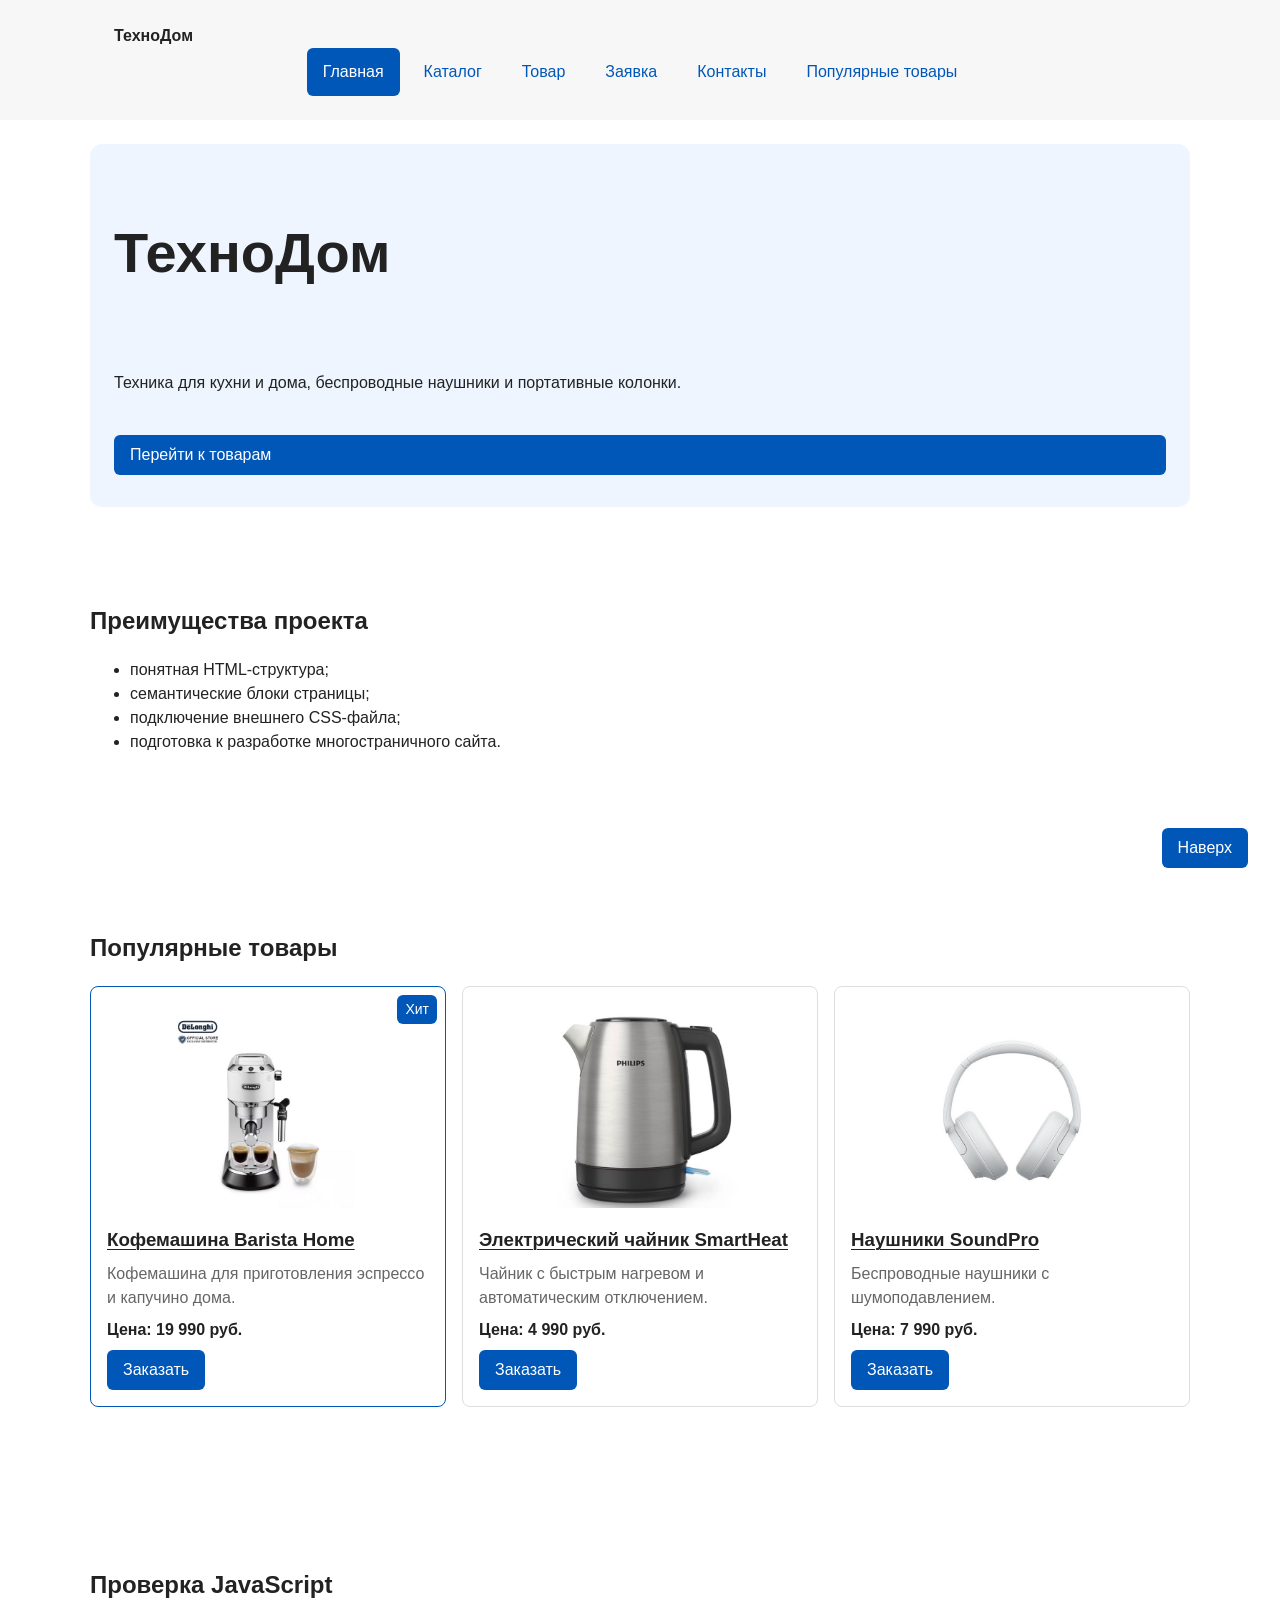
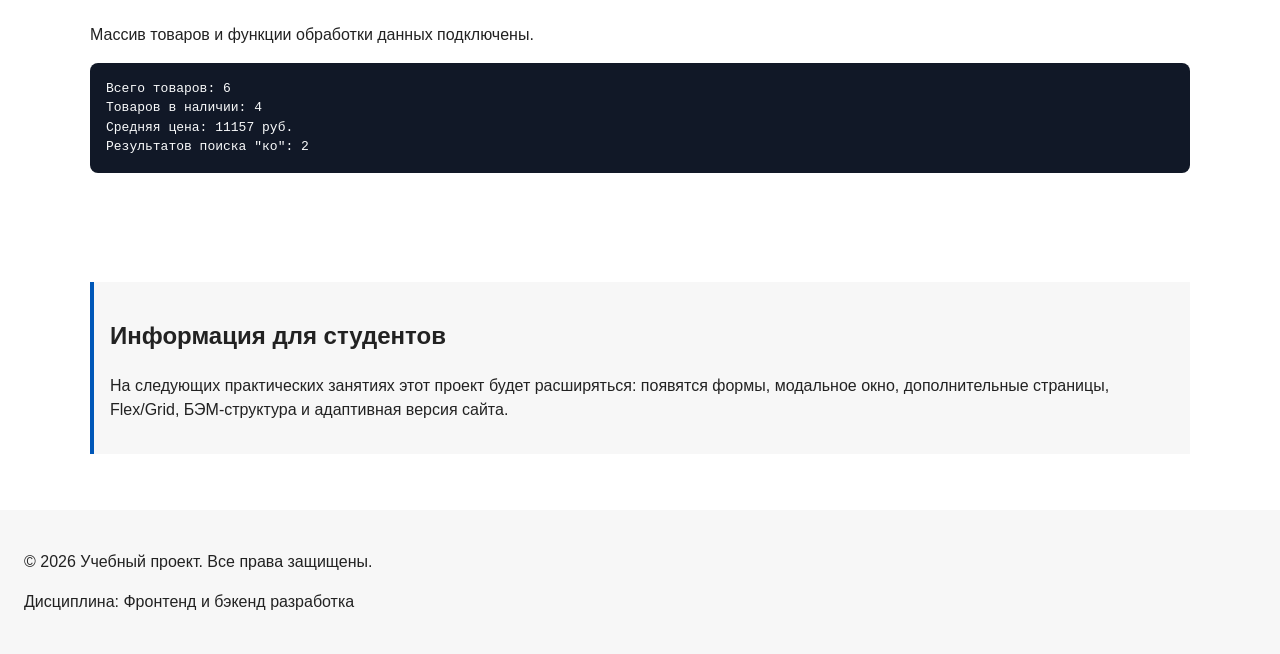
<file: index.html>
<!DOCTYPE html>
<html lang="ru">
<head>
  <meta charset="UTF-8">
  <meta name="viewport" content="width=device-width, initial-scale=1.0">
  <meta name="description" content="Главная страница магазина «ТехноДом».">
  <title>ТехноДом — техника для дома и электроника</title>
  <link rel="stylesheet" href="css/style.css">
  <link rel="stylesheet" href="css/responsive.css">
  <script src="js/data.js" defer></script>
  <script src="js/main.js" defer></script>
  <script src="js/modal.js" defer></script>
</head>
<body>
  <a class="skip-link" href="#main">Перейти к основному содержимому</a>

  <header class="site-header">
    <div class="site-header__inner">
      <a class="site-header__logo" href="index.html">ТехноДом</a>
      <nav class="site-nav" aria-label="Основная навигация">
        <ul class="site-nav__list">
          <li class="site-nav__item">
            <a class="site-nav__link site-nav__link--active" href="index.html" aria-current="page">
              Главная
            </a>
          </li>
          <li class="site-nav__item">
            <a class="site-nav__link" href="catalog.html">Каталог</a>
          </li>
          <li class="site-nav__item">
            <a class="site-nav__link" href="product.html">Товар</a>
          </li>
          <li class="site-nav__item">
            <a class="site-nav__link" href="order.html">Заявка</a>
          </li>
          <li class="site-nav__item">
            <a class="site-nav__link" href="contacts.html">Контакты</a>
          </li>
          <li class="site-nav__item">
            <a class="site-nav__link" href="index.html#popular">
              Популярные товары
            </a>
          </li>
        </ul>
      </nav>
    </div>
  </header>

  <main id="main">
    <section class="hero">
      <h1>ТехноДом</h1>
      <p>
        Техника для кухни и дома, беспроводные наушники и портативные колонки.
      </p>
      <a class="button button--primary" href="#popular">Перейти к товарам</a>
    </section>

    <section class="section" id="advantages">
      <h2>Преимущества проекта</h2>
      <ul class="advantages-list">
        <li>понятная HTML-структура;</li>
        <li>семантические блоки страницы;</li>
        <li>подключение внешнего CSS-файла;</li>
        <li>подготовка к разработке многостраничного сайта.</li>
      </ul>
    </section>

    <section class="section" id="popular">
      <h2>Популярные товары</h2>
      <div class="products-grid">
        <article class="product-card product-card--featured">
          <span class="product-card__badge">Хит</span>
          <img class="product-card__image" src="images/product-1-photo.jpg" alt="">
          <h3 class="product-card__title"><a href="product.html?id=1">Кофемашина Barista Home</a></h3>
          <p class="product-card__description">Кофемашина для приготовления эспрессо и капучино дома.</p>
          <p class="product-card__price">Цена: 19 990 руб.</p>
          <button
            class="button button--primary product-card__button"
            type="button"
            data-product="Кофемашина Barista Home"
          >
            Заказать
          </button>
        </article>
        <article class="product-card">
          <img class="product-card__image" src="images/product-2-photo.jpg" alt="">
          <h3 class="product-card__title"><a href="product.html?id=2">Электрический чайник SmartHeat</a></h3>
          <p class="product-card__description">Чайник с быстрым нагревом и автоматическим отключением.</p>
          <p class="product-card__price">Цена: 4 990 руб.</p>
          <button
            class="button button--primary product-card__button"
            type="button"
            data-product="Электрический чайник SmartHeat"
          >
            Заказать
          </button>
        </article>
        <article class="product-card">
          <img class="product-card__image" src="images/product-5-photo.jpg" alt="">
          <h3 class="product-card__title"><a href="product.html?id=5">Наушники SoundPro</a></h3>
          <p class="product-card__description">Беспроводные наушники с шумоподавлением.</p>
          <p class="product-card__price">Цена: 7 990 руб.</p>
          <button
            class="button button--primary product-card__button"
            type="button"
            data-product="Наушники SoundPro"
          >
            Заказать
          </button>
        </article>
      </div>
    </section>

    <section class="section js-check" aria-labelledby="js-check-title">
      <h2 id="js-check-title">Проверка JavaScript</h2>
      <p class="js-message">JavaScript пока не выполнился.</p>
      <pre class="product-output"></pre>
    </section>

    <aside class="aside-info">
      <h2>Информация для студентов</h2>
      <p>
        На следующих практических занятиях этот проект будет расширяться:
        появятся формы, модальное окно, дополнительные страницы, Flex/Grid,
        БЭМ-структура и адаптивная версия сайта.
      </p>
    </aside>
  </main>

  <footer class="site-footer" id="contacts">
    <p>&copy; 2026 Учебный проект. Все права защищены.</p>
    <p>Дисциплина: Фронтенд и бэкенд разработка</p>
  </footer>

  <dialog class="order-dialog" id="order-dialog" aria-labelledby="order-dialog-title">
    <h2 class="order-dialog__title" id="order-dialog-title">Оформление заявки</h2>
    <form class="order-form" id="order-form" action="#" method="post" novalidate>
      <input id="selected-product" name="selected-product" type="hidden">

      <div class="order-form__field">
        <label class="order-form__label" for="order-name">Имя</label>
        <input
          class="order-form__input"
          id="order-name"
          name="name"
          type="text"
          placeholder="Введите ваше имя"
          minlength="2"
          autocomplete="given-name"
          required
        >
      </div>

      <div class="order-form__field">
        <label class="order-form__label" for="order-email">E-mail</label>
        <input
          class="order-form__input"
          id="order-email"
          name="email"
          type="email"
          placeholder="example@mail.ru"
          autocomplete="email"
          required
        >
      </div>

      <div class="order-form__field">
        <label class="order-form__label" for="order-phone">Телефон</label>
        <input
          class="order-form__input"
          id="order-phone"
          name="phone"
          type="tel"
          inputmode="tel"
          placeholder="+7 (900) 000-00-00"
          pattern="^\+7 \(\d{3}\) \d{3}-\d{2}-\d{2}$"
          required
        >
        <small>Формат: +7 (900) 000-00-00</small>
      </div>

      <div class="order-form__field">
        <label class="order-form__label" for="order-date">Дата связи</label>
        <input
          class="order-form__input"
          id="order-date"
          name="date"
          type="date"
        >
      </div>

      <div class="order-form__field">
        <label class="order-form__label" for="order-topic">Тема заявки</label>
        <select class="order-form__select" id="order-topic" name="topic" required>
          <option value="">Выберите тему</option>
          <option value="product">Заказ товара</option>
          <option value="consultation">Консультация</option>
          <option value="delivery">Доставка</option>
        </select>
      </div>

      <div class="order-form__field order-form__field--wide">
        <label class="order-form__label" for="order-comment">Комментарий</label>
        <textarea
          class="order-form__textarea"
          id="order-comment"
          name="comment"
          rows="4"
          placeholder="Укажите дополнительную информацию"
        ></textarea>
      </div>

      <div class="order-form__field order-form__field--wide">
        <label>
          <input
            class="order-form__input"
            id="order-agreement"
            name="agreement"
            type="checkbox"
            required
          >
          Я согласен на обработку данных
        </label>
      </div>

      <div class="order-form__actions">
        <button class="button button--secondary" type="button" id="close-order-dialog">
          Закрыть
        </button>
        <button class="button button--primary" type="submit">
          Отправить заявку
        </button>
      </div>
    </form>
  </dialog>

  <p class="success-message" id="success-message" hidden>
    Форма успешно отправлена!
  </p>

  <a class="scroll-top" href="#">Наверх</a>
</body>
</html>
</file>
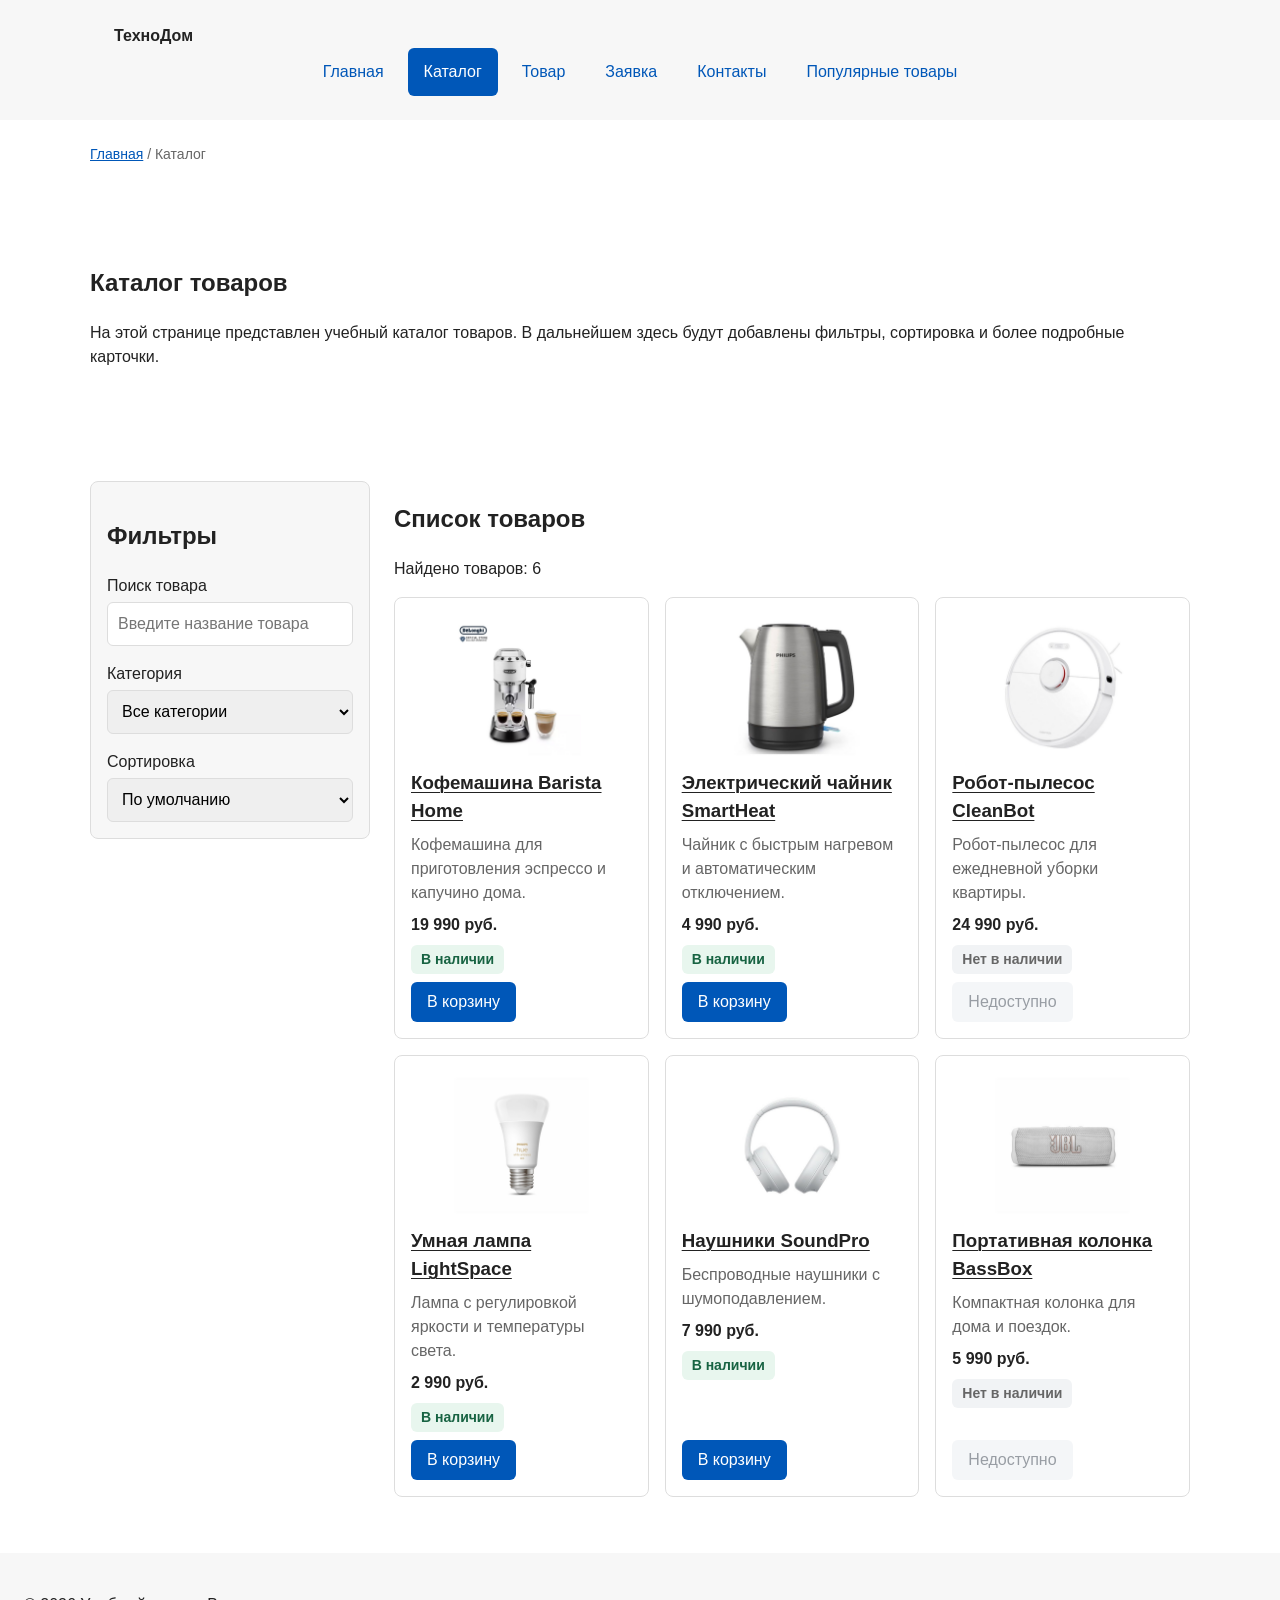
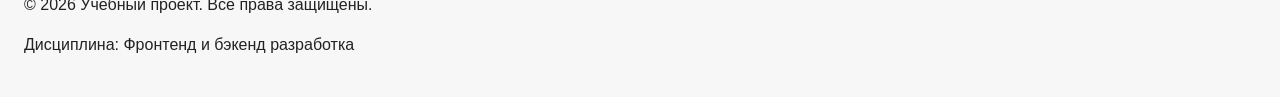
<file: catalog.html>
<!DOCTYPE html>
<html lang="ru">
<head>
  <meta charset="UTF-8">
  <meta name="viewport" content="width=device-width, initial-scale=1.0">
  <meta name="description" content="Каталог товаров магазина «ТехноДом».">
  <title>Каталог товаров — ТехноДом</title>
  <link rel="stylesheet" href="css/style.css">
  <link rel="stylesheet" href="css/responsive.css">
  <script src="js/data.js" defer></script>
  <script src="js/main.js" defer></script>
  <script src="js/catalog.js" defer></script>
</head>
<body>
  <a class="skip-link" href="#main">Перейти к основному содержимому</a>

  <header class="site-header">
    <div class="site-header__inner">
      <a class="site-header__logo" href="index.html">ТехноДом</a>
      <nav class="site-nav" aria-label="Основная навигация">
        <ul class="site-nav__list">
          <li class="site-nav__item">
            <a class="site-nav__link" href="index.html">Главная</a>
          </li>
          <li class="site-nav__item">
            <a class="site-nav__link site-nav__link--active" href="catalog.html" aria-current="page">
              Каталог
            </a>
          </li>
          <li class="site-nav__item">
            <a class="site-nav__link" href="product.html">Товар</a>
          </li>
          <li class="site-nav__item">
            <a class="site-nav__link" href="order.html">Заявка</a>
          </li>
          <li class="site-nav__item">
            <a class="site-nav__link" href="contacts.html">Контакты</a>
          </li>
          <li class="site-nav__item">
            <a class="site-nav__link" href="index.html#popular">
              Популярные товары
            </a>
          </li>
        </ul>
      </nav>
    </div>
  </header>

  <main id="main">
    <nav class="breadcrumbs" aria-label="Хлебные крошки">
      <a class="breadcrumbs__link" href="index.html">Главная</a>
      <span class="breadcrumbs__current">Каталог</span>
    </nav>

    <section class="section">
      <h1>Каталог товаров</h1>
      <p>
        На этой странице представлен учебный каталог товаров.
        В дальнейшем здесь будут добавлены фильтры, сортировка и более
        подробные карточки.
      </p>
    </section>

    <section class="catalog-layout">
      <aside class="catalog-filters">
        <h2>Фильтры</h2>
        <section class="catalog-controls" aria-label="Управление каталогом">
          <div class="catalog-controls__group">
            <label for="catalog-search">Поиск товара</label>
            <input
              id="catalog-search"
              class="catalog-controls__input"
              type="search"
              placeholder="Введите название товара"
              autocomplete="off"
            >
          </div>

          <div class="catalog-controls__group">
            <label for="category-filter">Категория</label>
            <select id="category-filter" class="catalog-controls__select">
              <option value="all">Все категории</option>
              <option value="kitchen">Кухня</option>
              <option value="home">Дом</option>
              <option value="electronics">Электроника</option>
            </select>
          </div>

          <div class="catalog-controls__group">
            <label for="sort-select">Сортировка</label>
            <select id="sort-select" class="catalog-controls__select">
              <option value="default">По умолчанию</option>
              <option value="price-asc">Сначала дешевле</option>
              <option value="price-desc">Сначала дороже</option>
              <option value="title-asc">По названию А-Я</option>
            </select>
          </div>
        </section>
      </aside>

      <section class="catalog-products">
        <h2>Список товаров</h2>
        <p class="catalog-count" aria-live="polite"></p>
        <p class="catalog-empty" hidden>По выбранным условиям товары не найдены.</p>

        <div class="products-grid" data-products-container></div>
      </section>
    </section>
  </main>

  <footer class="site-footer">
    <p>&copy; 2026 Учебный проект. Все права защищены.</p>
    <p>Дисциплина: Фронтенд и бэкенд разработка</p>
  </footer>
</body>
</html>
</file>
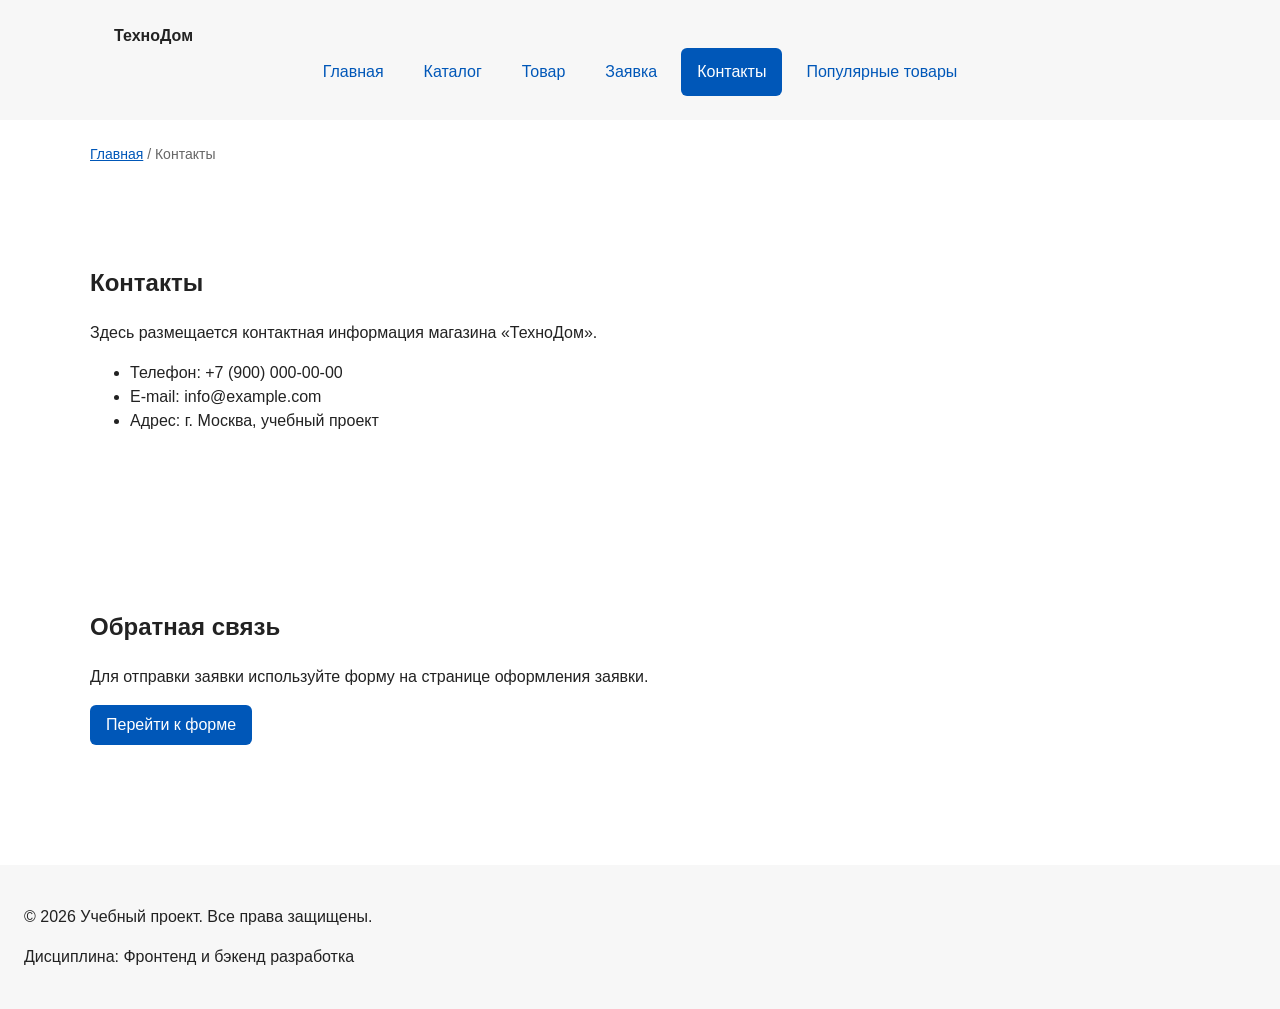
<file: contacts.html>
<!DOCTYPE html>
<html lang="ru">
<head>
  <meta charset="UTF-8">
  <meta name="viewport" content="width=device-width, initial-scale=1.0">
  <meta name="description" content="Контактная информация магазина «ТехноДом».">
  <title>Контакты — ТехноДом</title>
  <link rel="stylesheet" href="css/style.css">
  <link rel="stylesheet" href="css/responsive.css">
</head>
<body>
  <a class="skip-link" href="#main">Перейти к основному содержимому</a>

  <header class="site-header">
    <div class="site-header__inner">
      <a class="site-header__logo" href="index.html">ТехноДом</a>
      <nav class="site-nav" aria-label="Основная навигация">
        <ul class="site-nav__list">
          <li class="site-nav__item">
            <a class="site-nav__link" href="index.html">Главная</a>
          </li>
          <li class="site-nav__item">
            <a class="site-nav__link" href="catalog.html">Каталог</a>
          </li>
          <li class="site-nav__item">
            <a class="site-nav__link" href="product.html">Товар</a>
          </li>
          <li class="site-nav__item">
            <a class="site-nav__link" href="order.html">Заявка</a>
          </li>
          <li class="site-nav__item">
            <a class="site-nav__link site-nav__link--active" href="contacts.html" aria-current="page">
              Контакты
            </a>
          </li>
          <li class="site-nav__item">
            <a class="site-nav__link" href="index.html#popular">
              Популярные товары
            </a>
          </li>
        </ul>
      </nav>
    </div>
  </header>

  <main id="main">
    <nav class="breadcrumbs" aria-label="Хлебные крошки">
      <a class="breadcrumbs__link" href="index.html">Главная</a>
      <span class="breadcrumbs__current">Контакты</span>
    </nav>

    <section class="section">
      <h1>Контакты</h1>
      <p>
        Здесь размещается контактная информация магазина «ТехноДом».
      </p>
      <ul>
        <li>Телефон: +7 (900) 000-00-00</li>
        <li>E-mail: info@example.com</li>
        <li>Адрес: г. Москва, учебный проект</li>
      </ul>
    </section>

    <section class="section" id="feedback">
      <h2>Обратная связь</h2>
      <p>
        Для отправки заявки используйте форму на странице оформления заявки.
      </p>
      <a class="button button--primary" href="order.html">Перейти к форме</a>
    </section>
  </main>

  <footer class="site-footer">
    <p>&copy; 2026 Учебный проект. Все права защищены.</p>
    <p>Дисциплина: Фронтенд и бэкенд разработка</p>
  </footer>
</body>
</html>
</file>
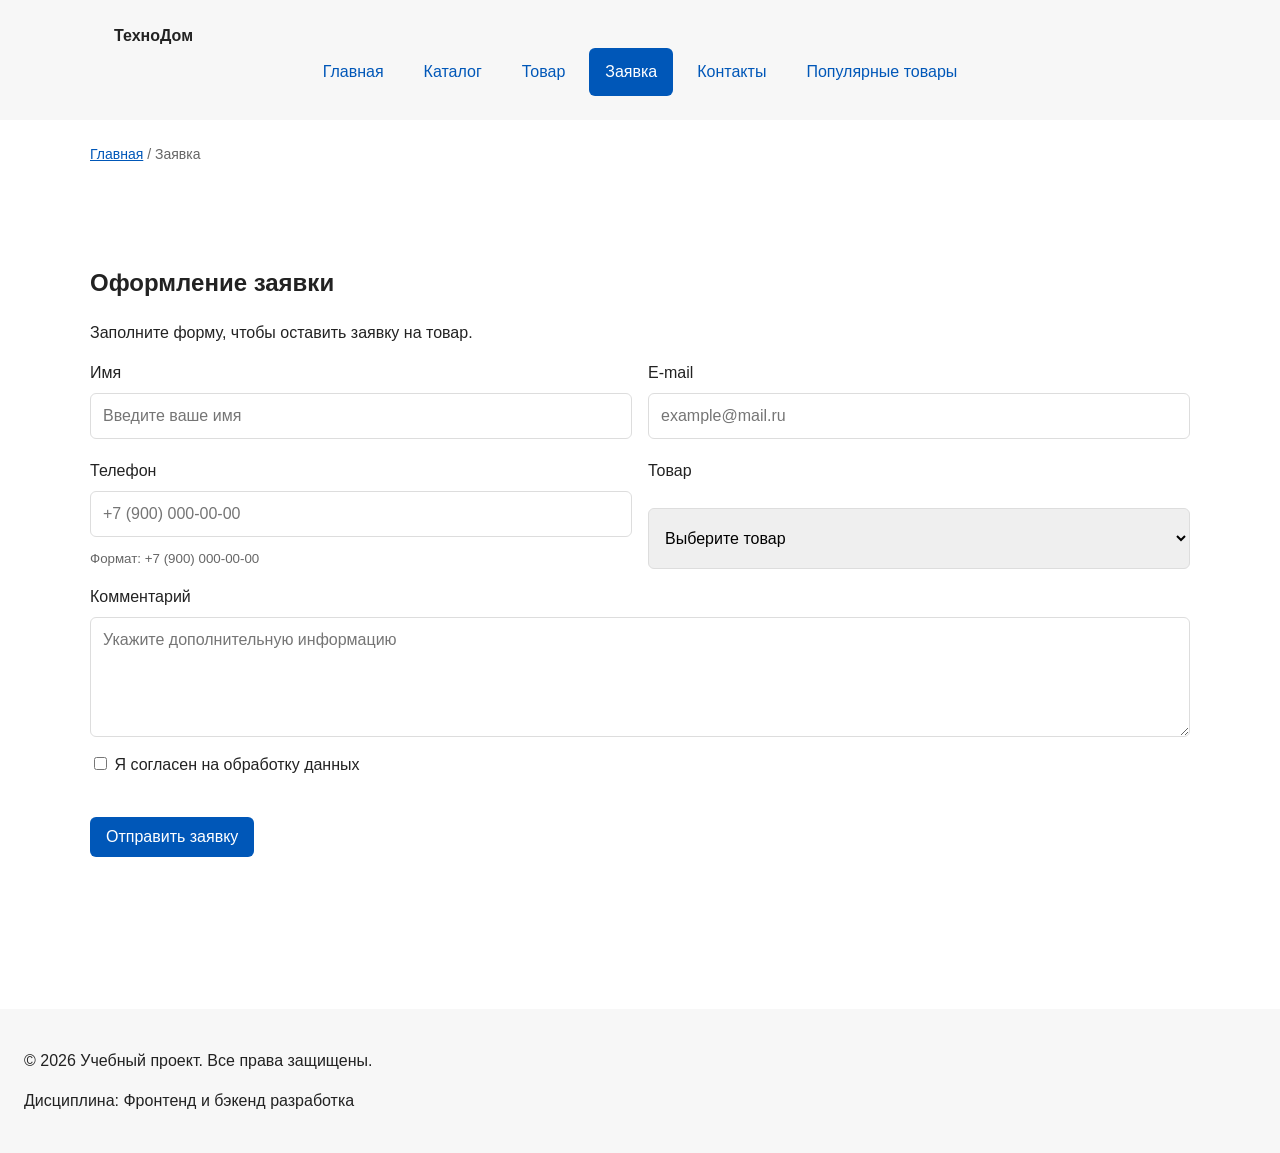
<file: order.html>
<!DOCTYPE html>
<html lang="ru">
<head>
  <meta charset="UTF-8">
  <meta name="viewport" content="width=device-width, initial-scale=1.0">
  <meta name="description" content="Оформление заявки на товар магазина «ТехноДом».">
  <title>Оформление заявки — ТехноДом</title>
  <link rel="stylesheet" href="css/style.css">
  <link rel="stylesheet" href="css/responsive.css">
  <script src="js/validation.js" defer></script>
</head>
<body>
  <a class="skip-link" href="#main">Перейти к основному содержимому</a>

  <header class="site-header">
    <div class="site-header__inner">
      <a class="site-header__logo" href="index.html">ТехноДом</a>
      <nav class="site-nav" aria-label="Основная навигация">
        <ul class="site-nav__list">
          <li class="site-nav__item">
            <a class="site-nav__link" href="index.html">Главная</a>
          </li>
          <li class="site-nav__item">
            <a class="site-nav__link" href="catalog.html">Каталог</a>
          </li>
          <li class="site-nav__item">
            <a class="site-nav__link" href="product.html">Товар</a>
          </li>
          <li class="site-nav__item">
            <a class="site-nav__link site-nav__link--active" href="order.html" aria-current="page">
              Заявка
            </a>
          </li>
          <li class="site-nav__item">
            <a class="site-nav__link" href="contacts.html">Контакты</a>
          </li>
          <li class="site-nav__item">
            <a class="site-nav__link" href="index.html#popular">
              Популярные товары
            </a>
          </li>
        </ul>
      </nav>
    </div>
  </header>

  <main id="main">
    <nav class="breadcrumbs" aria-label="Хлебные крошки">
      <a class="breadcrumbs__link" href="index.html">Главная</a>
      <span class="breadcrumbs__current">Заявка</span>
    </nav>

    <section class="section">
      <h1>Оформление заявки</h1>
      <p>Заполните форму, чтобы оставить заявку на товар.</p>

      <form class="order-form" action="#" method="post" novalidate>
        <div class="order-form__field">
          <label class="order-form__label" for="order-name">Имя</label>
          <input
            class="order-form__input"
            id="order-name"
            name="name"
            type="text"
            placeholder="Введите ваше имя"
            minlength="2"
            autocomplete="given-name"
            required
          >
          <p class="form-error" id="order-name-error"></p>
        </div>

        <div class="order-form__field">
          <label class="order-form__label" for="order-email">E-mail</label>
          <input
            class="order-form__input"
            id="order-email"
            name="email"
            type="email"
            placeholder="example@mail.ru"
            autocomplete="email"
            required
          >
          <p class="form-error" id="order-email-error"></p>
        </div>

        <div class="order-form__field">
          <label class="order-form__label" for="order-phone">Телефон</label>
          <input
            class="order-form__input"
            id="order-phone"
            name="phone"
            type="tel"
            inputmode="tel"
            placeholder="+7 (900) 000-00-00"
            pattern="^\+7 \(\d{3}\) \d{3}-\d{2}-\d{2}$"
            required
          >
          <p class="form-error" id="order-phone-error"></p>
          <small>Формат: +7 (900) 000-00-00</small>
        </div>

        <div class="order-form__field">
          <label class="order-form__label" for="order-product">Товар</label>
          <select class="order-form__select" id="order-product" name="product" required>
            <option value="">Выберите товар</option>
            <option value="product-1">Кофемашина Barista Home</option>
            <option value="product-2">Электрический чайник SmartHeat</option>
            <option value="product-4">Умная лампа LightSpace</option>
            <option value="product-5">Наушники SoundPro</option>
          </select>
        </div>

        <div class="order-form__field order-form__field--wide">
          <label class="order-form__label" for="order-comment">Комментарий</label>
          <textarea
            class="order-form__textarea"
            id="order-comment"
            name="comment"
            rows="4"
            placeholder="Укажите дополнительную информацию"
          ></textarea>
        </div>

        <div class="order-form__field order-form__field--wide">
          <label>
            <input
              class="order-form__input"
              id="order-agreement"
              name="agreement"
              type="checkbox"
              required
            >
            Я согласен на обработку данных
          </label>
        </div>

        <div class="order-form__actions">
          <button class="button button--primary" type="submit">
            Отправить заявку
          </button>
        </div>

        <p class="form-message" aria-live="polite"></p>
      </form>
    </section>
  </main>

  <footer class="site-footer">
    <p>&copy; 2026 Учебный проект. Все права защищены.</p>
    <p>Дисциплина: Фронтенд и бэкенд разработка</p>
  </footer>
</body>
</html>
</file>
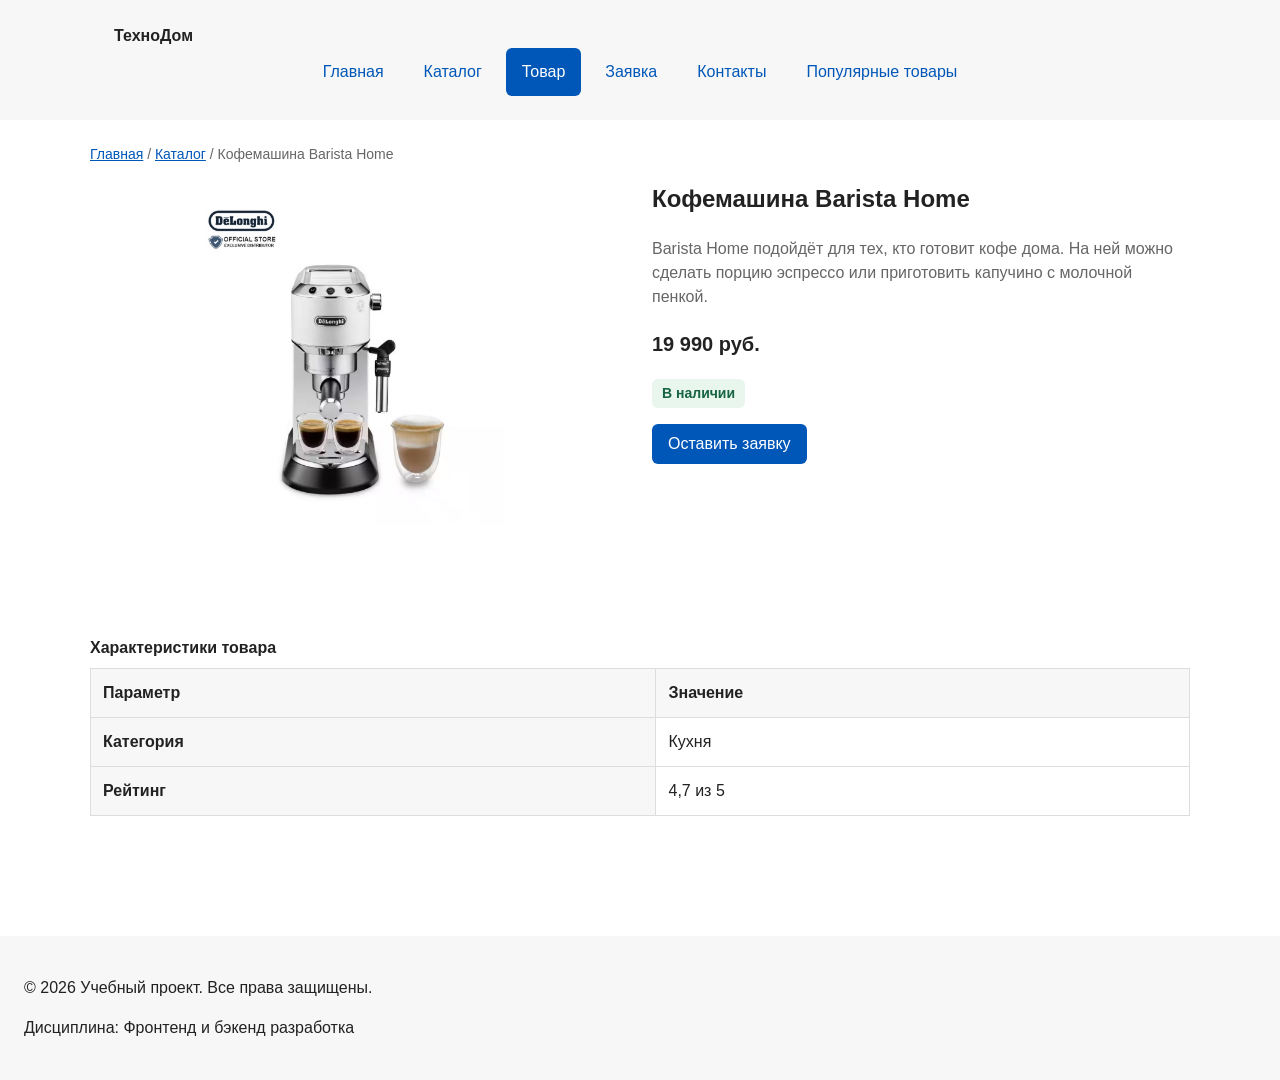
<file: product.html>
<!DOCTYPE html>
<html lang="ru">
<head>
  <meta charset="UTF-8">
  <meta name="viewport" content="width=device-width, initial-scale=1.0">
  <meta name="description" content="Карточка товара магазина «ТехноДом»: описание, характеристики и цена.">
  <title>Товар — ТехноДом</title>
  <link rel="stylesheet" href="css/style.css">
  <link rel="stylesheet" href="css/responsive.css">
  <script src="js/data.js" defer></script>
  <script src="js/product.js" defer></script>
</head>
<body>
  <a class="skip-link" href="#main">Перейти к основному содержимому</a>

  <header class="site-header">
    <div class="site-header__inner">
      <a class="site-header__logo" href="index.html">ТехноДом</a>
      <nav class="site-nav" aria-label="Основная навигация">
        <ul class="site-nav__list">
          <li class="site-nav__item">
            <a class="site-nav__link" href="index.html">Главная</a>
          </li>
          <li class="site-nav__item">
            <a class="site-nav__link" href="catalog.html">Каталог</a>
          </li>
          <li class="site-nav__item">
            <a class="site-nav__link site-nav__link--active" href="product.html" aria-current="page">
              Товар
            </a>
          </li>
          <li class="site-nav__item">
            <a class="site-nav__link" href="order.html">Заявка</a>
          </li>
          <li class="site-nav__item">
            <a class="site-nav__link" href="contacts.html">Контакты</a>
          </li>
          <li class="site-nav__item">
            <a class="site-nav__link" href="index.html#popular">
              Популярные товары
            </a>
          </li>
        </ul>
      </nav>
    </div>
  </header>

  <main id="main">
    <nav class="breadcrumbs" aria-label="Хлебные крошки">
      <a class="breadcrumbs__link" href="index.html">Главная</a>
      <span class="breadcrumbs__separator"> / </span>
      <a class="breadcrumbs__link" href="catalog.html">Каталог</a>
      <span class="breadcrumbs__current">Товар</span>
    </nav>

    <p class="section" id="missing-product" hidden>
      Товар не найден. <a href="catalog.html">Вернуться в каталог</a>.
    </p>

    <div id="product-details" hidden>
      <article class="product">
        <img class="product__image" alt="" width="600" height="400">
        <div class="product__info">
          <h1 class="product__title"></h1>
          <p class="product__description"></p>
          <p class="product__price"></p>
          <p class="product-card__status"></p>
          <a class="button button--primary" href="order.html">Оставить заявку</a>
        </div>
      </article>
      <section class="section">
        <div class="table-wrapper">
          <table class="product-table">
            <caption>Характеристики товара</caption>
            <thead>
              <tr>
                <th scope="col">Параметр</th>
                <th scope="col">Значение</th>
              </tr>
            </thead>
            <tbody>
              <tr>
                <th scope="row">Категория</th>
                <td id="product-category"></td>
              </tr>
              <tr>
                <th scope="row">Рейтинг</th>
                <td id="product-rating"></td>
              </tr>
            </tbody>
          </table>
        </div>
      </section>
    </div>
    <noscript><p>Для просмотра карточки включите JavaScript.</p></noscript>
  </main>

  <footer class="site-footer">
    <p>&copy; 2026 Учебный проект. Все права защищены.</p>
    <p>Дисциплина: Фронтенд и бэкенд разработка</p>
  </footer>
</body>
</html>
</file>
<file: css/style.css>
html {
  scroll-behavior: smooth;
}


/* ===============================
   1. Переменные проекта
   =============================== */

:root {
  /* Основные цвета проекта */
  --color-bg: #ffffff;
  --color-text: #222222;
  --color-muted: #666666;
  --color-primary: #0057b8;
  --color-primary-dark: #003f86;
  --color-border: #dddddd;
  --color-surface: #f7f7f7;
  --color-surface-accent: #eef5ff;
  --color-danger: #b00020;
  --color-success: #168a2f;
  --color-success-bg: #eefaf0;
  --color-white: #ffffff;

  /* Отступы */
  --space-xs: 4px;
  --space-sm: 8px;
  --space-md: 16px;
  --space-lg: 24px;
  --space-xl: 32px;

  /* Скругления */
  --radius-sm: 6px;
  --radius-md: 8px;
  --radius-lg: 12px;

  /* Размеры */
  --container-width: 1100px;
}


/* ===============================
   2. Базовые стили
   =============================== */

* {
  box-sizing: border-box;
}

body {
  margin: 0;
  font-family: Arial, sans-serif;
  line-height: 1.5;
  color: var(--color-text);
  background-color: var(--color-bg);
}

main {
  padding: var(--space-lg);
}

.site-footer {
  padding: var(--space-lg);
  background-color: var(--color-surface);
}


/* ===============================
   3. Общие элементы интерфейса
   =============================== */

a {
  color: var(--color-primary);
}

a:hover {
  color: var(--color-primary-dark);
}

a:focus-visible {
  outline: 2px solid var(--color-primary);
  outline-offset: 3px;
}

:target {
  outline: 2px dashed var(--color-primary);
  outline-offset: 4px;
}


/* ===============================
   4. Шапка и навигация (этап 4)
   =============================== */

.site-header {
  background-color: var(--color-surface);
}

.site-header__inner {
  max-width: var(--container-width);
  margin: 0 auto;
  padding: var(--space-lg);
}

.site-header__logo {
  font-weight: 700;
  color: var(--color-text);
  text-decoration: none;
}

.site-nav__list {
  display: flex;
  flex-wrap: wrap;
  justify-content: center;
  align-items: center;
  gap: var(--space-md);
  padding: 0;
  margin: var(--space-md) 0 0;
  list-style: none;
}

.site-nav__link {
  display: inline-block;
  padding: var(--space-sm) var(--space-md);
  color: var(--color-primary);
  text-decoration: none;
  border-radius: var(--radius-sm);
}

.site-nav__link:hover {
  color: var(--color-white);
  background-color: var(--color-primary);
}

.site-nav__link:focus-visible {
  outline: 2px solid var(--color-primary);
  outline-offset: 3px;
}

.site-nav__link--active {
  color: var(--color-white);
  background-color: var(--color-primary);
}


/* ===============================
   5. Компоненты страницы
   =============================== */

.hero {
  max-width: var(--container-width);
  margin: 0 auto var(--space-xl);
  padding: var(--space-xl) var(--space-lg);
  background-color: var(--color-surface-accent);
  border-radius: var(--radius-lg);
}

.section {
  max-width: var(--container-width);
  margin: 0 auto var(--space-xl);
}

.section h2 {
  margin-top: 0;
}

.aside-info {
  max-width: var(--container-width);
  margin: 0 auto var(--space-xl);
  padding: var(--space-md);
  border-left: 4px solid var(--color-primary);
  background-color: var(--color-surface);
}


/* ===============================
   6. Карточка товара (этап 6)
   =============================== */

.product-card {
  position: relative;
  display: flex;
  flex-direction: column;
  gap: var(--space-sm);
  padding: var(--space-md);
  border: 1px solid var(--color-border);
  border-radius: var(--radius-md);
  background-color: var(--color-bg);
}

.product-card:hover {
  border-color: var(--color-primary);
}

.product-card--featured {
  border-color: var(--color-primary);
}

.product-card--discount {
  border-color: var(--color-danger);
}

.product-card__title {
  margin: 0;
  color: var(--color-text);
}

.product-card__description {
  margin: 0;
  color: var(--color-muted);
}

.product-card__price {
  margin: 0;
  font-weight: 700;
}

.product-card--discount .product-card__price {
  color: var(--color-danger);
}

.product-card__button {
  margin-top: auto;
  align-self: flex-start;
}

.product-card__badge {
  position: absolute;
  top: var(--space-sm);
  right: var(--space-sm);
  padding: 4px 8px;
  font-size: 14px;
  color: var(--color-white);
  background-color: var(--color-primary);
  border-radius: var(--radius-sm);
}

.product-card--discount .product-card__badge {
  background-color: var(--color-danger);
}


/* ===============================
   7. Сетка товаров (этап 7)
   =============================== */

.products-grid {
  display: grid;
  grid-template-columns: repeat(3, 1fr);
  gap: var(--space-lg);
}


/* ===============================
   8. Хлебные крошки (этап 8)
   =============================== */

.breadcrumbs {
  max-width: var(--container-width);
  margin: 0 auto var(--space-md);
  font-size: 14px;
  color: var(--color-muted);
}

.breadcrumbs__link {
  color: var(--color-primary);
}

.breadcrumbs__current::before {
  content: " / ";
  color: var(--color-muted);
}


/* ===============================
   9. Каталог
   =============================== */

.catalog-layout {
  max-width: var(--container-width);
  margin: 0 auto var(--space-xl);
  display: grid;
  grid-template-columns: 260px 1fr;
  grid-template-areas: "filters products";
  gap: var(--space-lg);
}

.catalog-filters {
  grid-area: filters;
  position: sticky;
  top: var(--space-md);
  align-self: start;
  padding: var(--space-md);
  border: 1px solid var(--color-border);
  border-radius: var(--radius-md);
  background-color: var(--color-surface);
}

.catalog-products {
  grid-area: products;
}

.filters-form {
  display: grid;
  gap: var(--space-md);
}

.filters-form fieldset {
  margin: 0;
  padding: var(--space-md);
  border: 1px solid var(--color-border);
  border-radius: var(--radius-sm);
}

.filters-form legend {
  font-weight: 700;
}

.filters-form label {
  display: block;
  margin-bottom: var(--space-sm);
}

.filters-form input[type="number"] {
  width: 100%;
  padding: 8px 10px;
  border: 1px solid var(--color-border);
  border-radius: var(--radius-sm);
  font: inherit;
}


/* ===============================
   9.1. Страница товара
   =============================== */

.product {
  max-width: var(--container-width);
  margin: 0 auto var(--space-xl);
  display: grid;
  grid-template-columns: 1fr 1fr;
  gap: var(--space-lg);
  align-items: start;
}

.product__image {
  display: block;
  width: 100%;
  height: auto;
  border-radius: var(--radius-md);
}

.product__title {
  margin-top: 0;
}

.product__description {
  color: var(--color-muted);
}

.product__price {
  font-size: 20px;
  font-weight: 700;
}

.product-table {
  width: 100%;
  border-collapse: collapse;
}

.product-table caption {
  margin-bottom: var(--space-sm);
  font-weight: 700;
  text-align: left;
}

.product-table th,
.product-table td {
  padding: var(--space-sm) var(--space-md);
  border: 1px solid var(--color-border);
  text-align: left;
}

.product-table th {
  background-color: var(--color-surface);
}


/* ===============================
   10. Форма заявки (этап 10)
   =============================== */

.order-form__field {
  margin-bottom: var(--space-md);
}

.order-form__label {
  display: block;
  margin-bottom: var(--space-xs);
}

.order-form__input,
.order-form__select,
.order-form__textarea {
  width: 100%;
  padding: 10px 12px;
  border: 1px solid var(--color-border);
  border-radius: var(--radius-sm);
  font: inherit;
}

.order-form__input:hover,
.order-form__select:hover,
.order-form__textarea:hover {
  border-color: var(--color-primary);
}

.order-form__input:focus-visible,
.order-form__select:focus-visible,
.order-form__textarea:focus-visible {
  outline: 2px solid var(--color-primary);
  outline-offset: 3px;
}

.order-form__actions {
  display: flex;
  gap: var(--space-md);
  margin-top: var(--space-lg);
}

.order-form__input[type="checkbox"] {
  width: auto;
}

.order-form__field small {
  display: block;
  margin-top: var(--space-xs);
  color: var(--color-muted);
}

[aria-invalid="true"] {
  border-color: var(--color-danger);
}


/* ===============================
   11. Модальное окно (этап 11)
   =============================== */

.order-dialog {
  width: min(100% - 32px, 560px);
  padding: var(--space-lg);
  border: none;
  border-radius: var(--radius-lg);
}

.order-dialog::backdrop {
  background-color: rgba(0, 0, 0, 0.5);
}

.order-dialog__title {
  margin-top: 0;
}


/* ===============================
   12. Кнопки (этап 12)
   =============================== */

.button {
  display: inline-block;
  padding: var(--space-sm) var(--space-md);
  border: none;
  border-radius: var(--radius-sm);
  font: inherit;
  text-decoration: none;
  cursor: pointer;
}

.button--primary {
  color: var(--color-white);
  background-color: var(--color-primary);
}

.button--primary:hover {
  background-color: var(--color-primary-dark);
}

.button--secondary {
  color: var(--color-primary);
  background-color: transparent;
  border: 1px solid var(--color-primary);
}

.button--secondary:hover {
  color: var(--color-white);
  background-color: var(--color-primary);
}

.button:focus-visible {
  outline: 2px solid var(--color-primary);
  outline-offset: 3px;
}

.button:disabled,
.button--disabled {
  opacity: 0.6;
  cursor: not-allowed;
}


/* ===============================
   13. Сообщение об отправке
   =============================== */

.success-message {
  max-width: var(--container-width);
  margin: var(--space-lg) auto;
  padding: var(--space-md);
  border-left: 4px solid var(--color-success);
  background-color: var(--color-success-bg);
}


/* ===============================
   14. Кнопка «Наверх»
   =============================== */

.scroll-top {
  position: fixed;
  right: var(--space-lg);
  bottom: var(--space-lg);
  z-index: 10;
  padding: var(--space-sm) var(--space-md);
  color: var(--color-white);
  background-color: var(--color-primary);
  border-radius: var(--radius-sm);
  text-decoration: none;
}

.scroll-top:hover {
  color: var(--color-white);
  background-color: var(--color-primary-dark);
}

.scroll-top:focus-visible {
  outline: 2px solid var(--color-primary);
  outline-offset: 3px;
}


/* ===============================
   15. Доступность
   =============================== */

.skip-link {
  position: absolute;
  left: 16px;
  top: -100px;
  z-index: 1000;
  padding: 8px 12px;
  color: #ffffff;
  background-color: #111111;
  border-radius: 6px;
  text-decoration: none;
}

.skip-link:focus,
.skip-link:focus-visible {
  top: 16px;
}

:focus-visible {
  outline: 3px solid var(--color-primary, #0057b8);
  outline-offset: 3px;
}

.site-nav__link:focus-visible,
.button:focus-visible,
.order-form__input:focus-visible,
.order-form__textarea:focus-visible,
.order-form__select:focus-visible {
  outline: 3px solid var(--color-primary, #0057b8);
  outline-offset: 3px;
}


/* ===============================
   16. Проверка JavaScript
   =============================== */

.product-output {
  padding: 16px;
  overflow-x: auto;
  color: #f9fafb;
  background-color: #111827;
  border-radius: 8px;
}


/* ===============================
   17. Каталог на JavaScript
   =============================== */

.catalog-controls {
  display: grid;
  gap: var(--space-md);
}

.catalog-controls__group {
  display: grid;
  gap: var(--space-xs);
}

.catalog-controls__input,
.catalog-controls__select {
  width: 100%;
  min-height: 44px;
  padding: 8px 10px;
  border: 1px solid var(--color-border);
  border-radius: var(--radius-sm);
  font: inherit;
}

.product-card__image {
  display: block;
  width: 100%;
  aspect-ratio: 3 / 2;
  object-fit: cover;
  border-radius: var(--radius-md);
}



/* ===============================
   18. Сообщения формы
   =============================== */

.form-error {
  margin: 0;
  color: var(--color-danger);
}

.form-message {
  margin: var(--space-md) 0 0;
  font-weight: 700;
}

.product-card__title a {
  color: inherit;
  text-decoration-thickness: 1px;
  text-underline-offset: 3px;
}

.product-card__status {
  margin: 0;
  color: var(--color-muted);
  align-self: flex-start;
  display: inline-block;
  padding: 4px 10px;
  border-radius: var(--radius-sm);
  background: #f1f3f5;
  font-size: 0.875rem;
  font-weight: 600;
}

.product-card__status--available {
  color: #176342;
  background: #e8f6ee;
}

.product-card__button:disabled {
  color: #545d68;
  background: #eef1f4;
  border-color: #d9dfe6;
  cursor: default;
}

.product__info .product-card__status {
  display: table;
  margin: 0 0 var(--space-md);
}

.product__info .button[hidden] {
  display: none;
}
</file>
<file: css/responsive.css>
/*
  Адаптивные стили для контрольной работы №3.
  Подход: Mobile First.
  Базовые стили рассчитаны на мобильный экран.
  Расширения добавляются через min-width медиазапросы.
*/

*,
*::before,
*::after {
  box-sizing: border-box;
}

html {
  scroll-behavior: smooth;
}

img,
video {
  max-width: 100%;
  height: auto;
}

body {
  overflow-x: hidden;
}


/* ===============================
   Контейнеры и секции
   =============================== */

.section {
  width: min(100% - 32px, 1200px);
  margin-inline: auto;
  padding-block: clamp(24px, 5vw, 64px);
}


/* ===============================
   Навигация
   =============================== */

.site-nav__list {
  display: flex;
  flex-direction: column;
  gap: var(--space-sm, 8px);
  padding: 0;
  margin: 0;
  list-style: none;
}

.site-nav__link {
  display: block;
  padding: 12px 16px;
}

@media (min-width: 768px) {
  .site-nav__list {
    flex-direction: row;
    flex-wrap: wrap;
    align-items: center;
  }
}


/* ===============================
   Sticky-шапка
   =============================== */

.site-header {
  position: static;
}

@media (min-width: 768px) {
  .site-header {
    position: sticky;
    top: 0;
    z-index: 100;
  }
}


/* ===============================
   Hero-блок
   =============================== */

.hero {
  display: grid;
  gap: var(--space-lg, 24px);
  align-items: center;
}

.hero h1 {
  font-size: clamp(28px, 7vw, 56px);
  line-height: 1.1;
}


/* ===============================
   Сетка карточек
   =============================== */

.products-grid {
  display: grid;
  grid-template-columns: 1fr;
  gap: var(--space-md, 16px);
}

.product-card {
  min-width: 0;
}

.product-card__title,
.product-card__description {
  overflow-wrap: anywhere;
}

@media (min-width: 640px) {
  .products-grid {
    grid-template-columns: repeat(2, minmax(0, 1fr));
  }
}

@media (min-width: 1024px) {
  .products-grid {
    grid-template-columns: repeat(3, minmax(0, 1fr));
  }
}


/* ===============================
   Страница каталога
   =============================== */

.catalog-layout {
  display: grid;
  grid-template-columns: 1fr;
  grid-template-areas:
    "filters"
    "products";
  gap: var(--space-lg, 24px);
}

.catalog-filters {
  position: static;
  order: -1;
}

@media (min-width: 1024px) {
  .catalog-layout {
    grid-template-columns: 280px minmax(0, 1fr);
    grid-template-areas: "filters products";
    align-items: start;
  }

  .catalog-filters {
    position: sticky;
    top: 88px;
    order: initial;
  }
}


/* ===============================
   Страница товара и изображения
   =============================== */

.product {
  grid-template-columns: 1fr;
}

@media (min-width: 768px) {
  .product {
    grid-template-columns: repeat(2, minmax(0, 1fr));
  }
}

.product__image {
  display: block;
  width: 100%;
  aspect-ratio: 3 / 2;
  object-fit: cover;
  border-radius: var(--radius-md, 8px);
}


/* ===============================
   Форма заявки
   =============================== */

.order-form {
  display: grid;
  gap: var(--space-md, 16px);
}

.order-form__field {
  display: grid;
  gap: var(--space-xs, 8px);
  margin-bottom: 0;
}

.order-form__input,
.order-form__textarea,
.order-form__select {
  width: 100%;
  min-height: 44px;
  padding: 10px 12px;
  font: inherit;
}

.order-form__input[type="checkbox"] {
  width: auto;
  min-height: auto;
}

.order-form__textarea {
  min-height: 120px;
  resize: vertical;
}

.order-form__actions {
  flex-wrap: wrap;
}

@media (min-width: 768px) {
  .order-form {
    grid-template-columns: repeat(2, minmax(0, 1fr));
  }

  .order-form__field--wide,
  .order-form__actions {
    grid-column: 1 / -1;
  }
}


/* ===============================
   Таблица характеристик
   =============================== */

.table-wrapper {
  width: 100%;
  overflow-x: auto;
  -webkit-overflow-scrolling: touch;
}

.product-table {
  width: 100%;
  min-width: 640px;
  border-collapse: collapse;
}

.product-table th,
.product-table td {
  padding: 12px;
  border: 1px solid var(--color-border, #ddd);
  text-align: left;
}


/* ===============================
   Модальное окно
   =============================== */

.order-dialog {
  width: min(100% - 32px, 560px);
  max-height: calc(100vh - 32px);
  overflow: auto;
}

.order-dialog::backdrop {
  background: rgb(0 0 0 / 0.5);
}


/* ===============================
   Кнопка «Наверх»
   =============================== */

.scroll-top {
  position: fixed;
  right: 16px;
  bottom: 16px;
  z-index: 90;
}

@media (min-width: 768px) {
  .scroll-top {
    right: 32px;
    bottom: 32px;
  }
}
</file>
